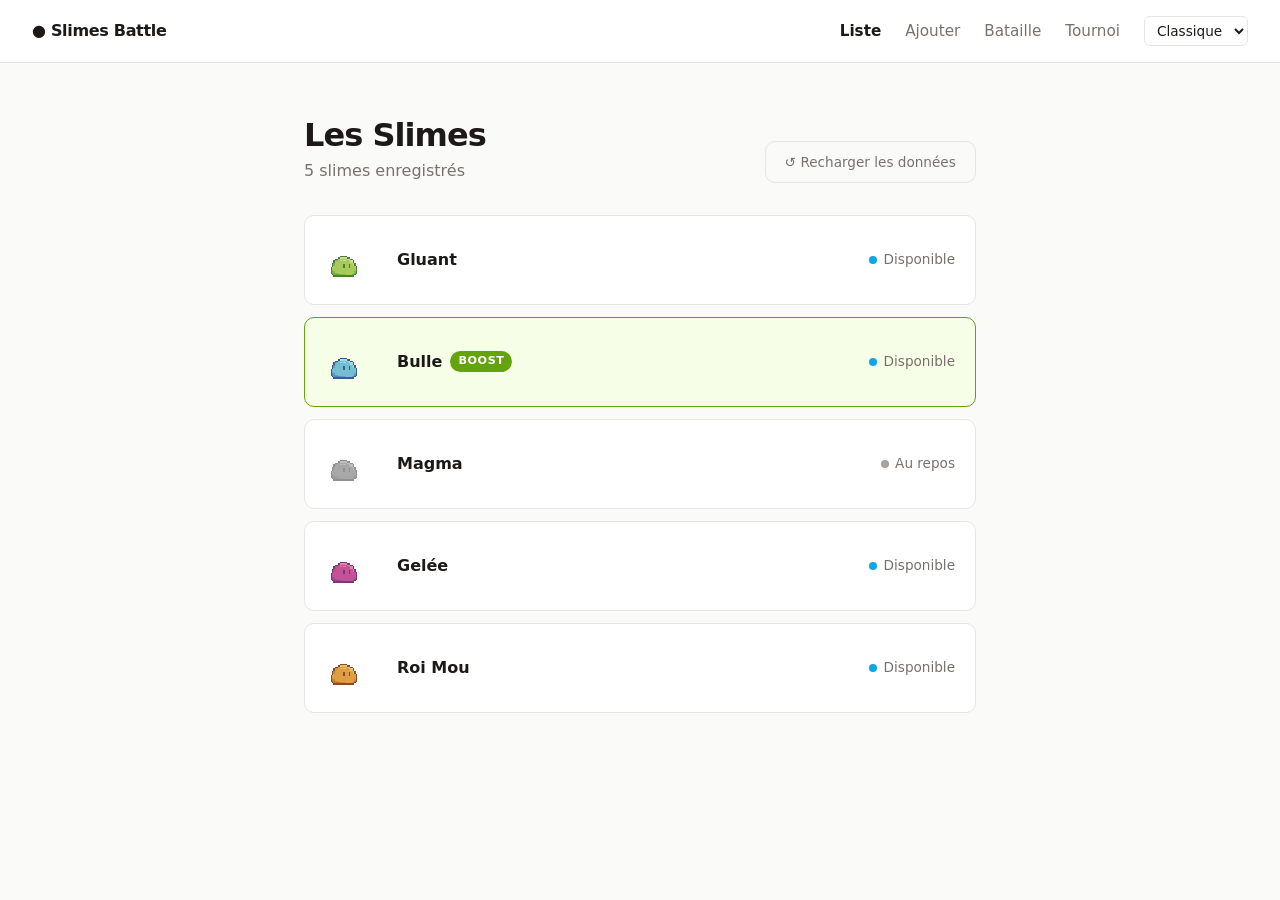
<file: index.html>
<!DOCTYPE html>
<html lang="fr">
<head>
  <meta charset="UTF-8">
  <meta name="viewport" content="width=device-width, initial-scale=1.0">
  <title>Slimes Battle</title>
  <link rel="stylesheet" href="Assets/style.css">
  <script src="Assets/theme.js"></script>
</head>
<body>

  <!-- Barre de navigation (reste en haut grâce à position: sticky) -->
  <nav class="navbar">
    <a href="index.html" class="logo">● Slimes Battle</a>
    <ul class="nav-links">
      <li><a href="index.html" class="active">Liste</a></li>
      <li><a href="ajout.html">Ajouter</a></li>
      <li><a href="bataille.html">Bataille</a></li>
      <li><a href="tournoi.html">Tournoi</a></li>
    </ul>
  </nav>

  <main class="container">
    <header class="page-header">
      <div>
        <h1>Les Slimes</h1>
        <p class="subtitle"><span id="compteur">0</span> slimes enregistrés</p>
      </div>
      <!-- Bouton de test : remet les données de départ -->
      <button id="btn-reset" class="btn btn-secondaire">↺ Recharger les données</button>
    </header>

    <!-- La liste est générée en JS -->
    <ul id="liste-slime" class="slime-list"></ul>
  </main>

  <script src="Assets/data.js"></script>
  <script src="Assets/app.js"></script>
</body>
</html>
</file>
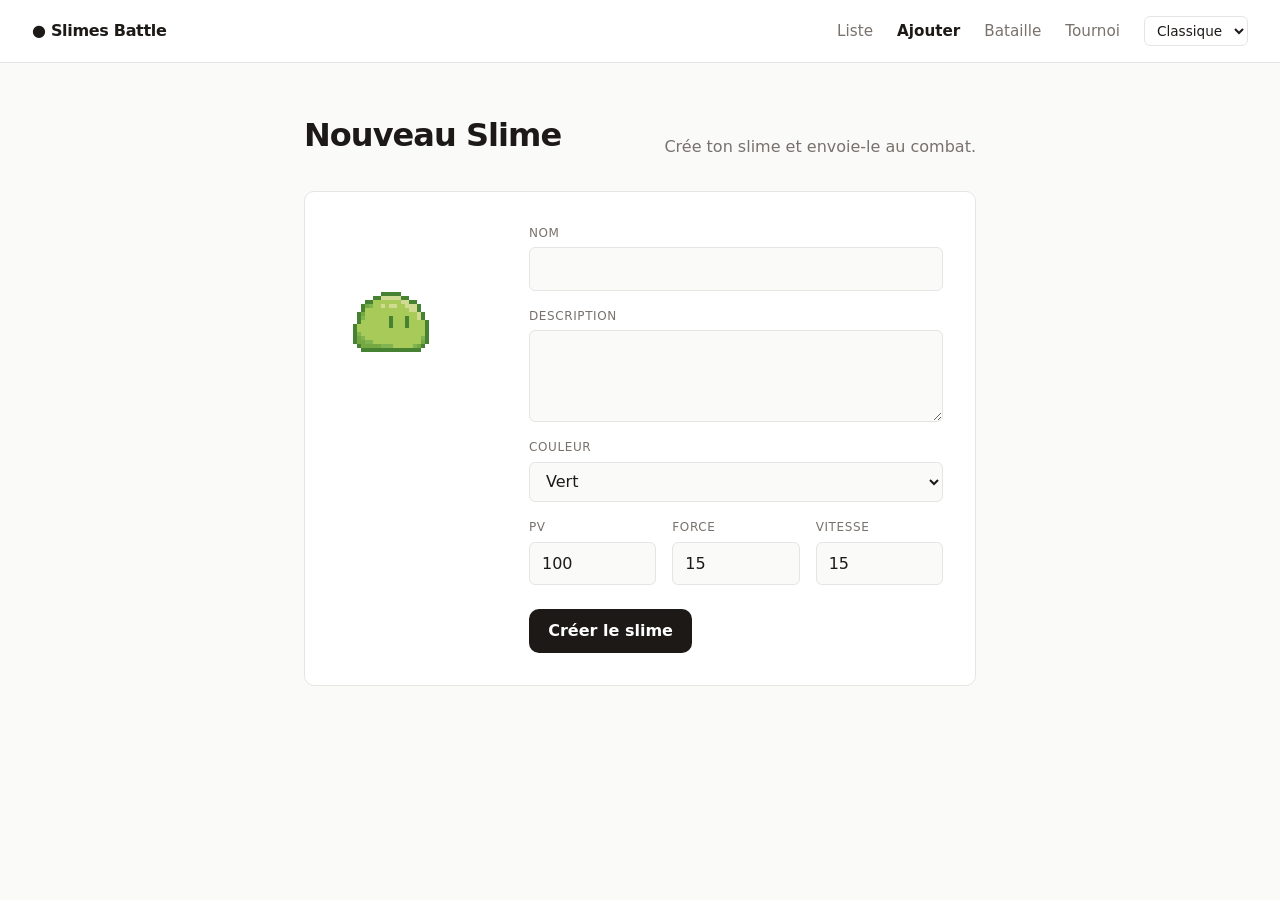
<file: ajout.html>
<!DOCTYPE html>
<html lang="fr">
<head>
  <meta charset="UTF-8">
  <meta name="viewport" content="width=device-width, initial-scale=1.0">
  <title>Ajouter un Slime - Slimes Battle</title>
  <link rel="stylesheet" href="Assets/style.css">
  <script src="Assets/theme.js"></script>
</head>
<body>

  <nav class="navbar">
    <a href="index.html" class="logo">● Slimes Battle</a>
    <ul class="nav-links">
      <li><a href="index.html">Liste</a></li>
      <li><a href="ajout.html" class="active">Ajouter</a></li>
      <li><a href="bataille.html">Bataille</a></li>
      <li><a href="tournoi.html">Tournoi</a></li>
    </ul>
  </nav>

  <main class="container">
    <header class="page-header">
      <h1>Nouveau Slime</h1>
      <p class="subtitle">Crée ton slime et envoie-le au combat.</p>
    </header>

    <form id="form-ajout" class="formulaire" novalidate>
      <div class="form-apercu">
        <img id="apercu-gif" class="fiche-gif" src="" alt="Aperçu du slime">
      </div>

      <div class="form-champs">
        <div class="champ">
          <label for="nom">Nom</label>
          <input type="text" id="nom" name="nom" maxlength="30" required>
          <p class="erreur" id="erreur-nom"></p>
        </div>

        <div class="champ">
          <label for="description">Description</label>
          <textarea id="description" name="description" rows="3" maxlength="200" required></textarea>
          <p class="erreur" id="erreur-description"></p>
        </div>

        <div class="champ">
          <label for="couleur">Couleur</label>
          <select id="couleur" name="couleur"></select>
        </div>

        <div class="champs-ligne">
          <div class="champ">
            <label for="pv">PV</label>
            <input type="number" id="pv" name="pv" min="1" max="999" value="100" required>
          </div>
          <div class="champ">
            <label for="force">Force</label>
            <input type="number" id="force" name="force" min="1" max="99" value="15" required>
          </div>
          <div class="champ">
            <label for="vitesse">Vitesse</label>
            <input type="number" id="vitesse" name="vitesse" min="1" max="99" value="15" required>
          </div>
        </div>
        <p class="erreur" id="erreur-stats"></p>

        <button type="submit" class="btn">Créer le slime</button>
      </div>
    </form>
  </main>

  <script src="Assets/data.js"></script>
  <script src="Assets/ajout.js"></script>
</body>
</html>
</file>
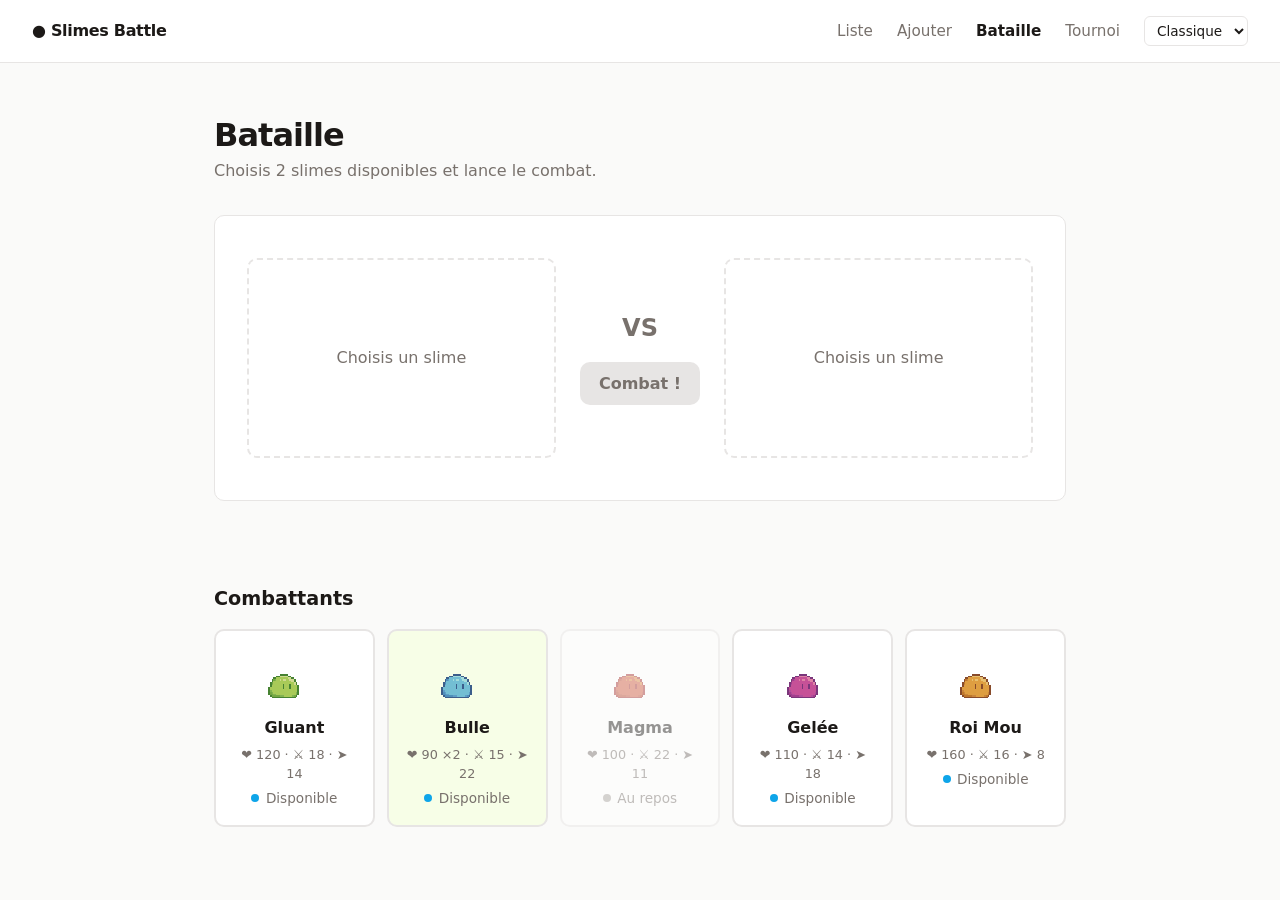
<file: bataille.html>
<!DOCTYPE html>
<html lang="fr">
<head>
  <meta charset="UTF-8">
  <meta name="viewport" content="width=device-width, initial-scale=1.0">
  <title>Bataille - Slimes Battle</title>
  <link rel="stylesheet" href="Assets/style.css">
  <script src="Assets/theme.js"></script>
</head>
<body>

  <nav class="navbar">
    <a href="index.html" class="logo">● Slimes Battle</a>
    <ul class="nav-links">
      <li><a href="index.html">Liste</a></li>
      <li><a href="ajout.html">Ajouter</a></li>
      <li><a href="bataille.html" class="active">Bataille</a></li>
      <li><a href="tournoi.html">Tournoi</a></li>
    </ul>
  </nav>

  <main class="container container-large">
    <header class="page-header">
      <div>
        <h1>Bataille</h1>
        <p class="subtitle">Choisis 2 slimes disponibles et lance le combat.</p>
      </div>
    </header>

    <!-- Arène : les 2 combattants -->
    <section class="arene">
      <div class="slot" id="slot-0"></div>

      <div class="arene-centre">
        <span class="vs">VS</span>
        <button id="btn-combat" class="btn" disabled>Combat !</button>
      </div>

      <div class="slot" id="slot-1"></div>
    </section>

    <p id="message-combat" class="message-combat"></p>

    <!-- Journal des attaques -->
    <ul id="journal" class="journal"></ul>

    <!-- Sélection des slimes -->
    <h2 class="titre-section">Combattants</h2>
    <div id="choix-slimes" class="choix-grille"></div>
  </main>

  <script src="Assets/data.js"></script>
  <script src="Assets/bataille.js"></script>
</body>
</html>
</file>
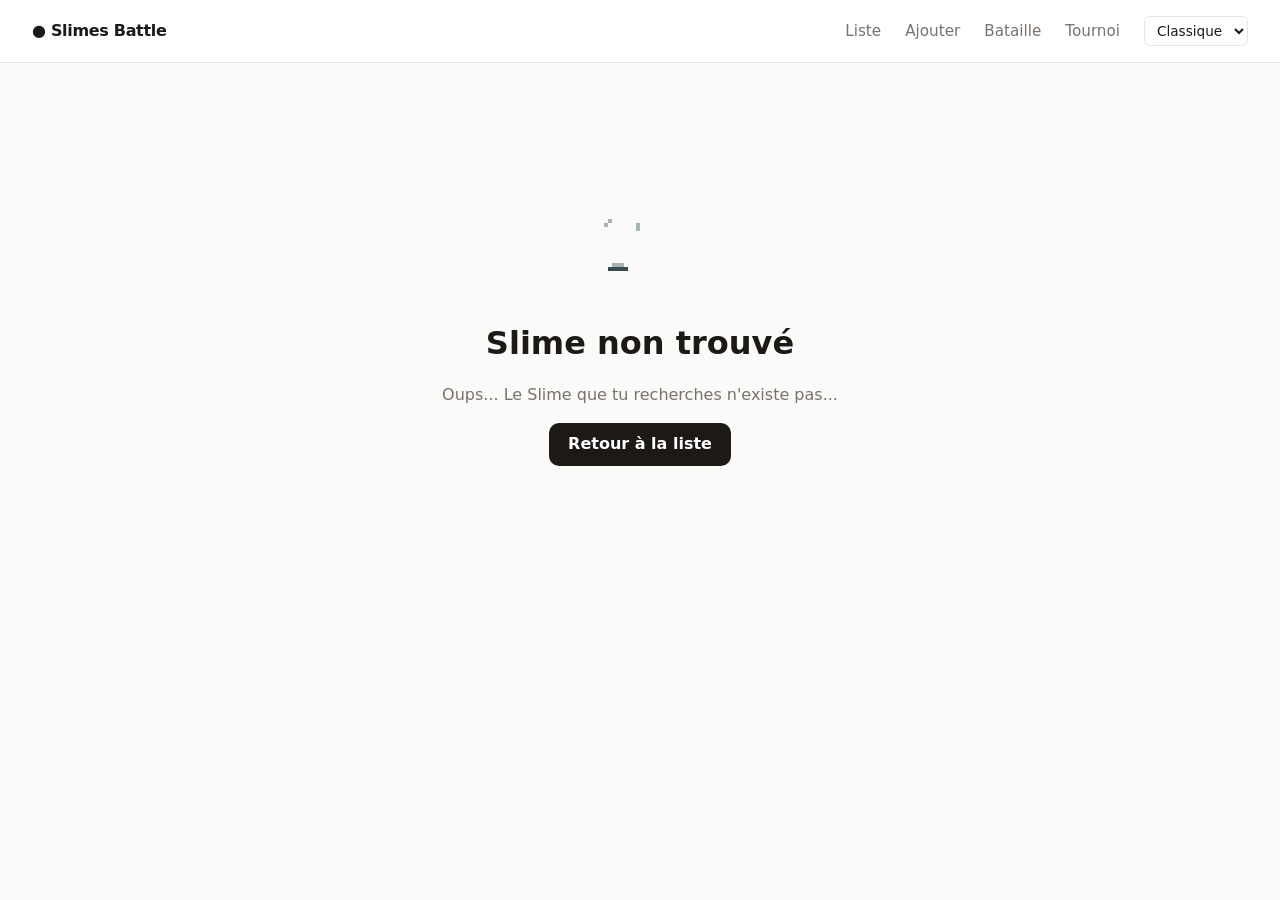
<file: detail.html>
<!DOCTYPE html>
<html lang="fr">
<head>
  <meta charset="UTF-8">
  <meta name="viewport" content="width=device-width, initial-scale=1.0">
  <title>Détail Slime - Slimes Battle</title>
  <link rel="stylesheet" href="Assets/style.css">
  <script src="Assets/theme.js"></script>
</head>
<body>

  <nav class="navbar">
    <a href="index.html" class="logo">● Slimes Battle</a>
    <ul class="nav-links">
      <li><a href="index.html">Liste</a></li>
      <li><a href="ajout.html">Ajouter</a></li>
      <li><a href="bataille.html">Bataille</a></li>
      <li><a href="tournoi.html">Tournoi</a></li>
    </ul>
  </nav>

  <main class="container">
    <a href="index.html" class="retour">← Retour à la liste</a>

    <section id="fiche" class="fiche">
      <div class="fiche-visuel">
        <img id="slime-gif" class="fiche-gif" src="" alt="">
      </div>

      <div class="fiche-contenu">
        <h1 id="slime-nom"></h1>
        <p id="slime-description" class="subtitle"></p>

        <dl class="stats">
          <div><dt>PV</dt><dd id="slime-pv"></dd></div>
          <div><dt>Force</dt><dd id="slime-force"></dd></div>
          <div><dt>Vitesse</dt><dd id="slime-vitesse"></dd></div>
          <div><dt>Victoires</dt><dd id="slime-victoires"></dd></div>
          <div><dt>Couleur</dt><dd id="slime-couleur"></dd></div>
          <div><dt>État</dt><dd id="slime-repos"></dd></div>
          <div><dt>Boost</dt><dd id="slime-boost"></dd></div>
        </dl>

        <div class="boost-zone">
          <button id="btn-boost" class="btn">Tenter un boost (25 %)</button>
          <p id="boost-message" class="boost-message"></p>
        </div>
      </div>
    </section>
  </main>

  <script src="Assets/data.js"></script>
  <script src="Assets/detail.js"></script>
</body>
</html>
</file>
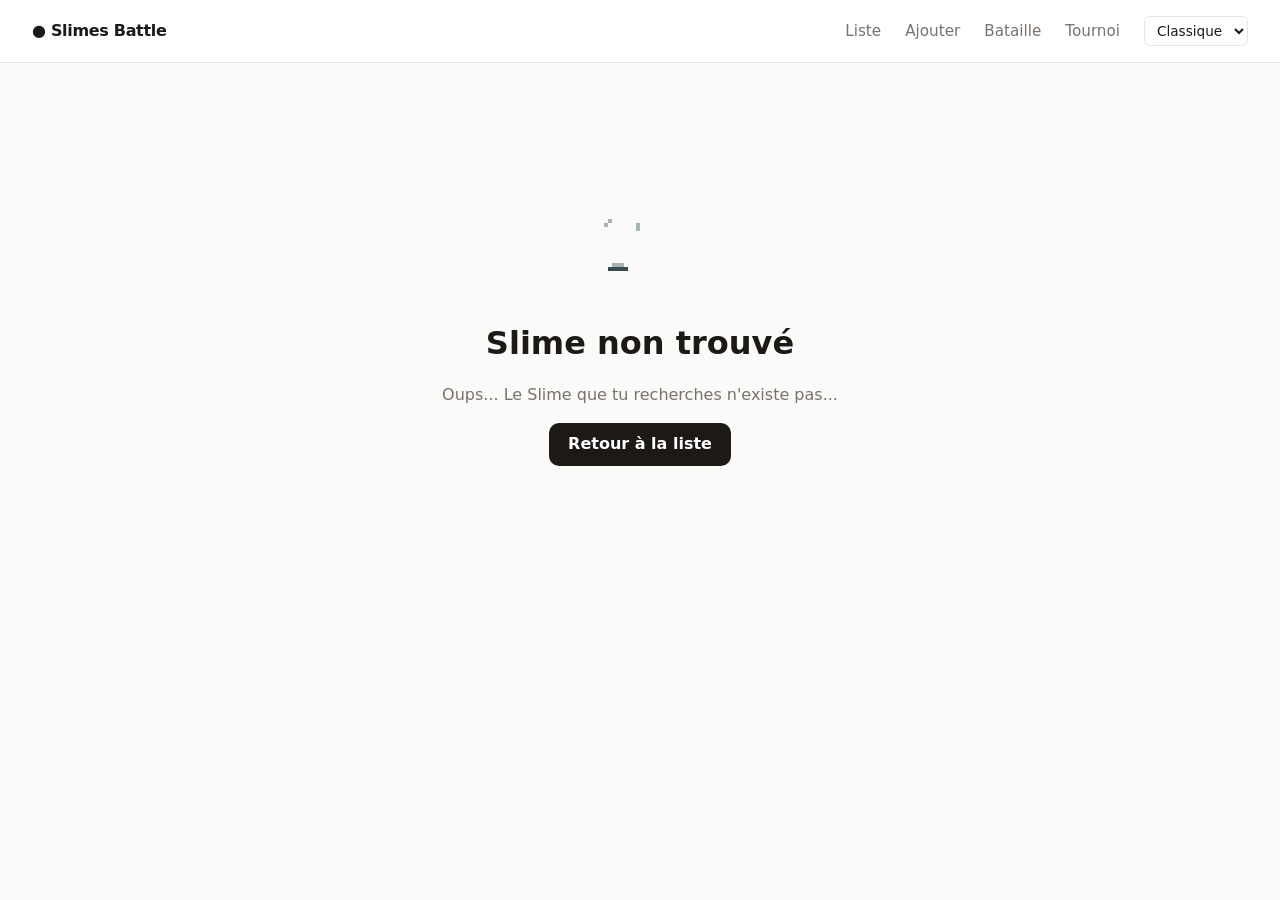
<file: introuvable.html>
<!DOCTYPE html>
<html lang="fr">
<head>
  <meta charset="UTF-8">
  <meta name="viewport" content="width=device-width, initial-scale=1.0">
  <title>Slime non trouvé - Slimes Battle</title>
  <link rel="stylesheet" href="Assets/style.css">
  <script src="Assets/theme.js"></script>
</head>
<body>

  <nav class="navbar">
    <a href="index.html" class="logo">● Slimes Battle</a>
    <ul class="nav-links">
      <li><a href="index.html">Liste</a></li>
      <li><a href="ajout.html">Ajouter</a></li>
      <li><a href="bataille.html">Bataille</a></li>
      <li><a href="tournoi.html">Tournoi</a></li>
    </ul>
  </nav>

  <main class="container introuvable">
    <img src="Assets/Images/mort_gris.gif" alt="Slime gris" class="fiche-gif">
    <h1>Slime non trouvé</h1>
    <p class="subtitle">Oups... Le Slime que tu recherches n'existe pas...</p>
    <a href="index.html" class="btn">Retour à la liste</a>
  </main>

</body>
</html>
</file>
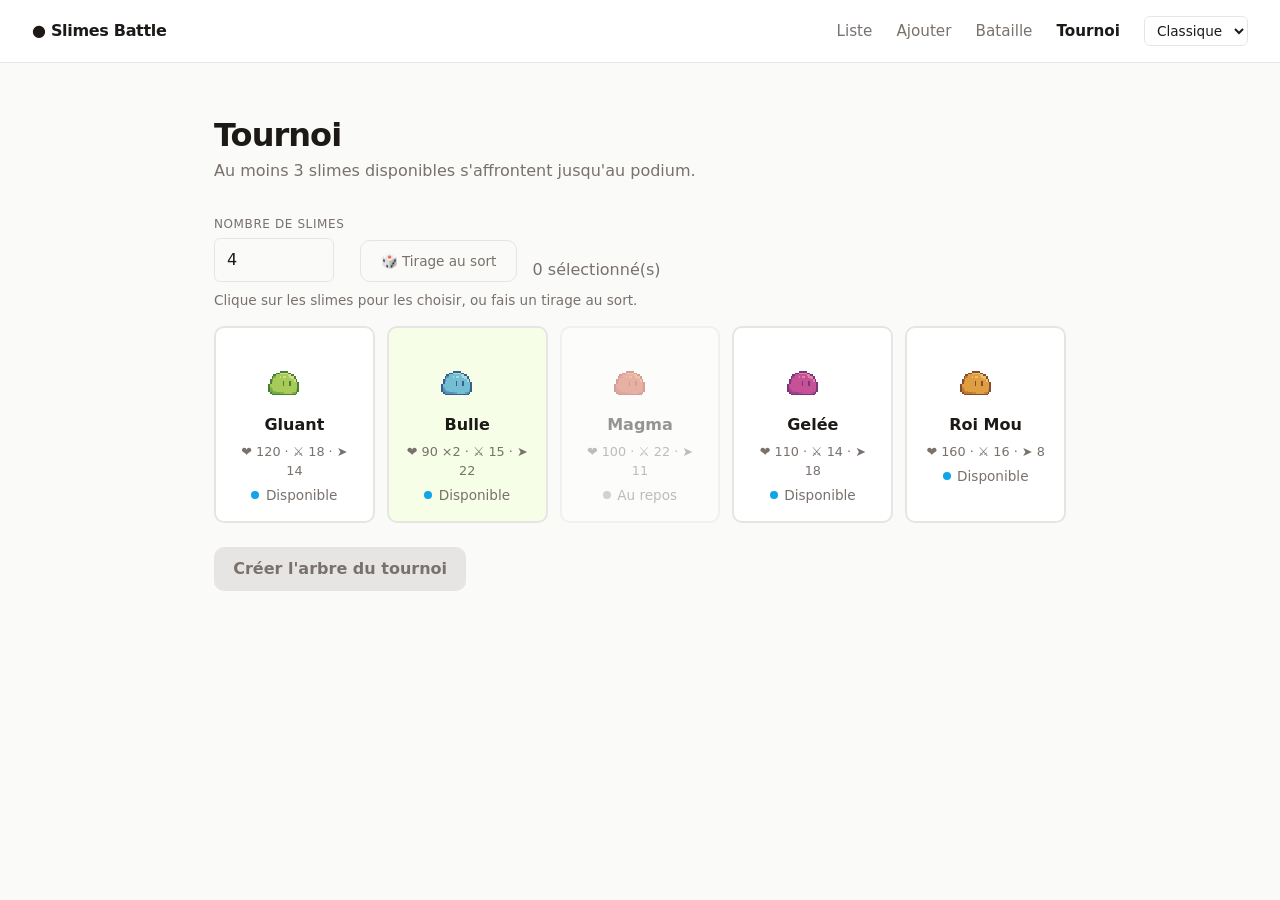
<file: tournoi.html>
<!DOCTYPE html>
<html lang="fr">
<head>
  <meta charset="UTF-8">
  <meta name="viewport" content="width=device-width, initial-scale=1.0">
  <title>Tournoi - Slimes Battle</title>
  <link rel="stylesheet" href="Assets/style.css">
  <link rel="stylesheet" href="Assets/tournoi.css">
  <script src="Assets/theme.js"></script>
</head>
<body>

  <nav class="navbar">
    <a href="index.html" class="logo">● Slimes Battle</a>
    <ul class="nav-links">
      <li><a href="index.html">Liste</a></li>
      <li><a href="ajout.html">Ajouter</a></li>
      <li><a href="bataille.html">Bataille</a></li>
      <li><a href="tournoi.html" class="active">Tournoi</a></li>
    </ul>
  </nav>

  <main class="container container-large">
    <header class="page-header">
      <div>
        <h1>Tournoi</h1>
        <p class="subtitle">Au moins 3 slimes disponibles s'affrontent jusqu'au podium.</p>
      </div>
    </header>

    <!-- Étape 1 : choix des participants -->
    <section id="etape-selection">
      <div class="reglages">
        <div class="champ">
          <label for="nb-slimes">Nombre de slimes</label>
          <input type="number" id="nb-slimes" min="3" value="4">
        </div>
        <button id="btn-tirage" class="btn btn-secondaire" type="button">🎲 Tirage au sort</button>
        <p class="subtitle"><span id="compteur-selection">0</span> sélectionné(s)</p>
      </div>
      <p class="aide">Clique sur les slimes pour les choisir, ou fais un tirage au sort.</p>

      <div id="choix-slimes" class="choix-grille"></div>

      <p id="message-selection" class="erreur"></p>
      <button id="btn-creer" class="btn btn-creer" type="button" disabled>Créer l'arbre du tournoi</button>
    </section>

    <!-- Étape 2 : arbre + combats -->
    <section id="etape-tournoi" hidden>
      <div class="tournoi-actions">
        <button id="btn-lancer" class="btn" type="button">⚔ Lancer les combats</button>
        <button id="btn-annuler" class="btn btn-secondaire" type="button">Changer les participants</button>
        <button id="btn-nouveau" class="btn" type="button" hidden>Nouveau tournoi</button>
      </div>

      <p id="message-tournoi" class="message-combat"></p>

      <!-- Podium (affiché à la fin) -->
      <div id="podium" class="podium" hidden></div>

      <!-- Arène du match en cours -->
      <section id="arene" class="arene" hidden>
        <div class="slot" id="slot-0"></div>
        <div class="arene-centre">
          <span id="titre-match" class="arene-titre"></span>
          <span class="vs">VS</span>
        </div>
        <div class="slot" id="slot-1"></div>
      </section>

      <ul id="journal" class="journal"></ul>

      <h2 class="titre-section">Arbre du tournoi</h2>
      <div id="arbre" class="arbre"></div>
    </section>
  </main>

  <script src="Assets/data.js"></script>
  <script src="Assets/tournoi.js"></script>
</body>
</html>
</file>
<file: Assets/style.css>
/* ===== Variables ===== */
:root {
  --bg: #fafaf9;
  --surface: #ffffff;
  --text: #1c1917;
  --muted: #78716c;
  --border: #e7e5e4;
  --accent: #65a30d;       /* vert slime */
  --accent-soft: #f7fee7;
  --repos: #a8a29e;
  --dispo: #0ea5e9;
  --radius: 10px;
  --nav-bg: rgba(255, 255, 255, 0.9);
  --btn-bg: #1c1917;
  --btn-text: #ffffff;
}

/* ===== Thème sombre ===== */
[data-theme="sombre"] {
  --bg: #121212;
  --surface: #1e1e1e;
  --text: #f5f5f4;
  --muted: #a8a29e;
  --border: #2e2e2e;
  --accent: #84cc16;
  --accent-soft: #1a2410;
  --repos: #57534e;
  --dispo: #38bdf8;
  --nav-bg: rgba(18, 18, 18, 0.85);
  --btn-bg: #f5f5f4;
  --btn-text: #121212;
  color-scheme: dark;
}

/* ===== Thème sombre ===== */
[data-theme="Coloré"] {
  --bg: url('Images/bg_maxence.png');
  --surface: linear-gradient(to right, red, orange, yellow, green, blue, indigo, violet);
  --text: #f5f5f4;
  --muted: #a8a29e;
  --border: #2e2e2e;
  --accent: #84cc16;
  --accent-soft: linear-gradient(to right, red, orange, yellow, green, blue, indigo, violet);;
  --repos: #57534e;
  --dispo: #38bdf8;
  --nav-bg: linear-gradient(to right, red, orange, yellow, green, blue, indigo, violet);
  --btn-bg: #f5f5f4;
  --btn-text: linear-gradient(to right, red, orange, yellow, green, blue, indigo, violet);
  color-scheme: linear-gradient(to right, red, orange, yellow, green, blue, indigo, violet);;
}



* {
  margin: 0;
  padding: 0;
  box-sizing: border-box;
}

body {
  font-family: system-ui, -apple-system, "Segoe UI", Roboto, sans-serif;
  background: var(--bg);
  
  background-image: var(--bg);
  background-repeat: repeat;  
  background-size: cover;        
  background-position: center;
  
  color: var(--text);
  line-height: 1.5;
  transition: background 0.2s, color 0.2s;
}

a {
  color: inherit;
  text-decoration: none;
}

/* ===== Barre de navigation ===== */
.navbar {
  position: sticky;
  top: 0;
  z-index: 10;
  display: flex;
  justify-content: space-between;
  align-items: center;
  padding: 1rem 2rem;
  background: var(--nav-bg);
  backdrop-filter: blur(8px);
  border-bottom: 1px solid var(--border);
}

.logo {
  font-weight: 700;
  letter-spacing: -0.02em;
}

.nav-links {
  display: flex;
  gap: 1.5rem;
  list-style: none;
}

.nav-links a {
  color: var(--muted);
  font-size: 0.95rem;
  transition: color 0.2s;
}

.nav-links a:hover,
.nav-links a.active {
  color: var(--text);
}

.nav-links a.active {
  font-weight: 600;
}

.navbar {
  gap: 1.5rem;
}

.nav-links {
  margin-left: auto;
}

/* Sélecteur de thème */
.theme-select {
  font: inherit;
  font-size: 0.85rem;
  padding: 0.3rem 0.5rem;
  color: var(--text);
  background: var(--surface);
  border: 1px solid var(--border);
  border-radius: 6px;
  cursor: pointer;
}

/* ===== Contenu ===== */
.container {
  max-width: 720px;
  margin: 0 auto;
  padding: 3rem 1.5rem;
}

.page-header {
  margin-bottom: 2rem;
  display: flex;
  justify-content: space-between;
  align-items: flex-end;
  gap: 1rem;
  flex-wrap: wrap;
}

.page-header h1 {
  font-size: 2rem;
  letter-spacing: -0.03em;
}

.subtitle {
  color: var(--muted);
}

/* ===== Liste des Slime ===== */
.slime-list {
  list-style: none;
  display: flex;
  flex-direction: column;
  gap: 0.75rem;
}

.slime-card {
  display: flex;
  justify-content: space-between;
  align-items: center;
  padding: 1rem 1.25rem;
  background: var(--surface);
  border: 1px solid var(--border);
  border-radius: var(--radius);
  transition: transform 0.15s, border-color 0.15s;
}

.slime-card:hover {
  transform: translateX(4px);
  border-color: var(--text);
}

.slime-infos {
  display: flex;
  align-items: center;
  gap: 1rem;
}

.slime-gif {
  width: 56px;
  height: 56px;
  object-fit: contain;
  image-rendering: pixelated; /* garde le pixel art net */
}

/* Un slime au repos apparaît grisé */
.slime-card:has(.statut.repos) .slime-gif {
  filter: grayscale(1);
  opacity: 0.6;
}

.slime-nom {
  font-weight: 600;
  display: flex;
  align-items: center;
  gap: 0.5rem;
}

/* Statut enRepos */
.statut {
  font-size: 0.85rem;
  display: flex;
  align-items: center;
  gap: 0.4rem;
  color: var(--muted);
}

.statut::before {
  content: "";
  width: 8px;
  height: 8px;
  border-radius: 50%;
  background: var(--dispo);
}

.statut.repos::before {
  background: var(--repos);
}

/* Style particulier pour les Slime boostés */
.slime-card.boost {
  border-color: var(--accent);
  background: var(--accent-soft);
}

.badge-boost {
  font-size: 0.7rem;
  font-weight: 700;
  text-transform: uppercase;
  letter-spacing: 0.05em;
  color: var(--btn-text);
  background: var(--accent);
  padding: 0.15rem 0.5rem;
  border-radius: 999px;
}

/* ===== Boutons ===== */
.btn {
  display: inline-block;
  padding: 0.6rem 1.2rem;
  font: inherit;
  font-weight: 600;
  color: var(--btn-text);
  background: var(--btn-bg);
  border: none;
  border-radius: var(--radius);
  cursor: pointer;
  transition: opacity 0.2s;
}

.btn:hover:not(:disabled) {
  opacity: 0.85;
}

.btn-secondaire {
  color: var(--muted);
  background: transparent;
  border: 1px solid var(--border);
  font-weight: 500;
  font-size: 0.85rem;
}

.btn-secondaire:hover:not(:disabled) {
  opacity: 1;
  color: var(--text);
  border-color: var(--text);
}

.btn:disabled {
  background: var(--border);
  color: var(--muted);
  cursor: not-allowed;
}

/* ===== Page détail ===== */
.retour {
  display: inline-block;
  margin-bottom: 1.5rem;
  color: var(--muted);
  font-size: 0.9rem;
}

.retour:hover {
  color: var(--text);
}

.fiche {
  display: flex;
  gap: 2rem;
  padding: 2rem;
  background: var(--surface);
  border: 1px solid var(--border);
  border-radius: var(--radius);
}

.fiche.boost {
  border-color: var(--accent);
  background: var(--accent-soft);
}

.fiche-visuel {
  flex-shrink: 0;
}

.fiche-gif {
  width: 160px;
  height: 160px;
  object-fit: contain;
  image-rendering: pixelated;
}

.fiche-contenu {
  flex: 1;
}

.fiche-contenu h1 {
  font-size: 2rem;
  letter-spacing: -0.03em;
}

.stats {
  display: grid;
  grid-template-columns: repeat(auto-fill, minmax(110px, 1fr));
  gap: 1rem;
  margin: 1.5rem 0;
}

.stats dt {
  font-size: 0.75rem;
  text-transform: uppercase;
  letter-spacing: 0.05em;
  color: var(--muted);
}

.stats dd {
  font-size: 1.2rem;
  font-weight: 600;
  text-transform: capitalize;
}

.boost-message {
  margin-top: 0.75rem;
  font-size: 0.9rem;
  color: var(--muted);
  min-height: 1.5em;
}

/* ===== Formulaire d'ajout ===== */
.formulaire {
  display: flex;
  gap: 2rem;
  padding: 2rem;
  background: var(--surface);
  border: 1px solid var(--border);
  border-radius: var(--radius);
}

.form-apercu {
  flex-shrink: 0;
}

.form-champs {
  flex: 1;
  display: flex;
  flex-direction: column;
  gap: 1rem;
}

.champ {
  display: flex;
  flex-direction: column;
  gap: 0.35rem;
}

.champs-ligne {
  display: grid;
  grid-template-columns: repeat(3, 1fr);
  gap: 1rem;
}

.champ label {
  font-size: 0.75rem;
  text-transform: uppercase;
  letter-spacing: 0.05em;
  color: var(--muted);
}

.champ input,
.champ textarea,
.champ select {
  font: inherit;
  padding: 0.55rem 0.75rem;
  color: var(--text);
  background: var(--bg);
  border: 1px solid var(--border);
  border-radius: 6px;
  resize: vertical;
  transition: border-color 0.2s;
}

.champ input:focus,
.champ textarea:focus,
.champ select:focus {
  outline: none;
  border-color: var(--accent);
}

.erreur {
  font-size: 0.85rem;
  color: #dc2626;
}

.erreur:empty {
  display: none;
}

.form-champs .btn {
  align-self: flex-start;
  margin-top: 0.5rem;
}

/* ===== Page bataille ===== */
.container-large {
  max-width: 900px;
}

.arene {
  display: grid;
  grid-template-columns: 1fr auto 1fr;
  align-items: center;
  gap: 1.5rem;
  padding: 2rem;
  background: var(--surface);
  border: 1px solid var(--border);
  border-radius: var(--radius);
}

.slot {
  display: flex;
  flex-direction: column;
  align-items: center;
  gap: 0.4rem;
  min-height: 220px;
  justify-content: center;
}

.slot-vide {
  width: 100%;
  height: 100%;
  min-height: 200px;
  display: flex;
  align-items: center;
  justify-content: center;
  color: var(--muted);
  border: 2px dashed var(--border);
  border-radius: var(--radius);
}

.arene-gif {
  width: 128px;
  height: 128px;
  object-fit: contain;
  image-rendering: pixelated;
}

/* Le slime de droite regarde vers la gauche */
#slot-1 .arene-gif {
  transform: scaleX(-1);
}

.arene-nom {
  font-weight: 600;
  display: flex;
  align-items: center;
  gap: 0.5rem;
}

.barre-pv {
  width: 100%;
  max-width: 200px;
  height: 8px;
  background: var(--border);
  border-radius: 999px;
  overflow: hidden;
}

.barre-pv-remplie {
  height: 100%;
  background: var(--accent);
  transition: width 0.3s ease;
}

.barre-pv-remplie.faible {
  background: #dc2626;
}

.pv-texte {
  font-size: 0.85rem;
  color: var(--muted);
}

.arene-centre {
  display: flex;
  flex-direction: column;
  align-items: center;
  gap: 1rem;
}

.vs {
  font-size: 1.5rem;
  font-weight: 800;
  color: var(--muted);
}

.message-combat {
  margin: 1.25rem 0 0.75rem;
  text-align: center;
  min-height: 1.5em;
}

.journal {
  max-height: 180px;
  overflow-y: auto;
  list-style: none;
  font-size: 0.85rem;
  color: var(--muted);
}

.journal:empty {
  display: none;
}

.titre-section {
  margin: 2.5rem 0 1rem;
  font-size: 1.2rem;
}

.choix-grille {
  display: grid;
  grid-template-columns: repeat(auto-fill, minmax(160px, 1fr));
  gap: 0.75rem;
}

.choix-card {
  display: flex;
  flex-direction: column;
  align-items: center;
  gap: 0.3rem;
  padding: 1rem;
  font: inherit;
  color: var(--text);
  background: var(--surface);
  border: 2px solid var(--border);
  border-radius: var(--radius);
  cursor: pointer;
  transition: border-color 0.15s, transform 0.15s;
}

.choix-card:hover:not(:disabled) {
  border-color: var(--text);
  transform: translateY(-2px);
}

.choix-card.boost {
  background: var(--accent-soft);
}

.choix-card.selectionne {
  border-color: var(--accent);
  box-shadow: 0 0 0 3px var(--accent-soft);
}

.choix-card:disabled {
  cursor: not-allowed;
  opacity: 0.45;
}

.choix-card:disabled.selectionne {
  opacity: 1;
}

.choix-gif {
  width: 64px;
  height: 64px;
  object-fit: contain;
  image-rendering: pixelated;
}

.choix-nom {
  font-weight: 600;
}

.choix-stats {
  font-size: 0.8rem;
  color: var(--muted);
}

/* ===== Page introuvable ===== */
.introuvable {
  text-align: center;
  display: flex;
  flex-direction: column;
  align-items: center;
  gap: 1rem;
  padding-top: 5rem;
}

/* ===== Responsive ===== */
@media (max-width: 500px) {
  .navbar {
    flex-wrap: wrap;
    justify-content: center;
    gap: 0.5rem 1rem;
    padding: 0.75rem 1rem;
  }

  .nav-links {
    margin-left: 0;
  }

  .fiche,
  .formulaire {
    flex-direction: column;
    align-items: center;
    text-align: center;
  }

  .formulaire {
    text-align: left;
    padding: 1.25rem;
  }

  .form-champs {
    width: 100%;
  }

  .champs-ligne {
    grid-template-columns: 1fr;
  }

  .arene {
    grid-template-columns: 1fr;
    padding: 1.25rem;
  }

  .slot {
    min-height: auto;
  }

  .slot-vide {
    min-height: 100px;
  }
}


/* Zoom sur les GIF pour compenser le vide autour des slimes */
:root {
  --zoom-gif: 2; /* ajuste selon tes images */
}

.slime-gif,
.fiche-gif,
.arene-gif,
.choix-gif {
  transform: scale(var(--zoom-gif));
}

/* Le slime de droite garde son effet miroir */
#slot-1 .arene-gif {
  transform: scale(calc(var(--zoom-gif) * -1), var(--zoom-gif));
}


/* Les GIF ne bloquent plus les clics : ils passent à travers */
.slime-gif,
.fiche-gif,
.arene-gif,
.choix-gif,
.podium-gif {
  pointer-events: none;
}
</file>
<file: Assets/tournoi.css>
/* ===== Mode Tournoi ===== */

/* Les éléments avec l'attribut hidden restent cachés même s'ils ont un display */
[hidden] {
  display: none !important;
}

/* ----- Sélection ----- */
.reglages {
  display: flex;
  align-items: flex-end;
  gap: 1rem;
  flex-wrap: wrap;
  margin-bottom: 0.5rem;
}

.reglages .champ input {
  width: 120px;
}

.aide {
  font-size: 0.85rem;
  color: var(--muted);
  margin-bottom: 1rem;
}

.btn-creer {
  margin-top: 1.5rem;
}

.tournoi-actions {
  display: flex;
  gap: 0.75rem;
  flex-wrap: wrap;
}

.arene-titre {
  font-size: 0.75rem;
  font-weight: 600;
  text-transform: uppercase;
  letter-spacing: 0.05em;
  color: var(--muted);
  text-align: center;
}

/* ----- Arbre ----- */
.arbre {
  display: flex;
  gap: 1.5rem;
  overflow-x: auto;
  padding-bottom: 0.5rem;
}

.arbre-tour {
  flex: 1;
  min-width: 170px;
  display: flex;
  flex-direction: column;
}

.arbre-tour h3 {
  font-size: 0.75rem;
  text-transform: uppercase;
  letter-spacing: 0.05em;
  color: var(--muted);
  text-align: center;
  margin-bottom: 0.75rem;
}

.arbre-matchs {
  flex: 1;
  display: flex;
  flex-direction: column;
  justify-content: space-around;
  gap: 0.75rem;
}

.match {
  background: var(--surface);
  border: 1px solid var(--border);
  border-radius: var(--radius);
  overflow: hidden;
  font-size: 0.9rem;
  transition: border-color 0.2s, box-shadow 0.2s;
}

.match.actif {
  border-color: var(--accent);
  box-shadow: 0 0 0 3px var(--accent-soft);
}

.match.exempt {
  opacity: 0.7;
}

.match-ligne {
  padding: 0.45rem 0.75rem;
}

.match-ligne + .match-ligne {
  border-top: 1px solid var(--border);
}

.match-ligne.gagnant {
  font-weight: 700;
}

.match-ligne.gagnant::after {
  content: " ✓";
  color: var(--accent);
}

.match-ligne.perdant {
  color: var(--muted);
  text-decoration: line-through;
}

.match-ligne.vide {
  color: var(--muted);
  font-style: italic;
}

.titre-petite-finale {
  margin-top: 1.5rem;
}

/* ----- Podium ----- */
.podium {
  display: flex;
  align-items: flex-end;
  justify-content: center;
  gap: 1rem;
  margin: 2rem 0;
}

.podium-place {
  width: 150px;
  display: flex;
  flex-direction: column;
  align-items: center;
  gap: 0.4rem;
}

.podium-gif {
  width: 96px;
  height: 96px;
  object-fit: contain;
  image-rendering: pixelated;
}

.podium-nom {
  font-weight: 600;
  text-align: center;
}

.podium-socle {
  width: 100%;
  display: flex;
  align-items: center;
  justify-content: center;
  font-size: 2rem;
  font-weight: 800;
  color: var(--muted);
  background: var(--surface);
  border: 1px solid var(--border);
  border-bottom: none;
  border-radius: var(--radius) var(--radius) 0 0;
}

.place-1 .podium-socle {
  height: 140px;
  color: var(--btn-text);
  background: var(--accent);
  border-color: var(--accent);
}

.place-2 .podium-socle {
  height: 100px;
}

.place-3 .podium-socle {
  height: 70px;
}

.place-1 .podium-gif {
  width: 120px;
  height: 120px;
}

@media (max-width: 500px) {
  .podium {
    gap: 0.5rem;
  }

  .podium-place {
    width: 31%;
  }

  .podium-gif {
    width: 64px;
    height: 64px;
  }

  .place-1 .podium-gif {
    width: 80px;
    height: 80px;
  }
}
</file>
